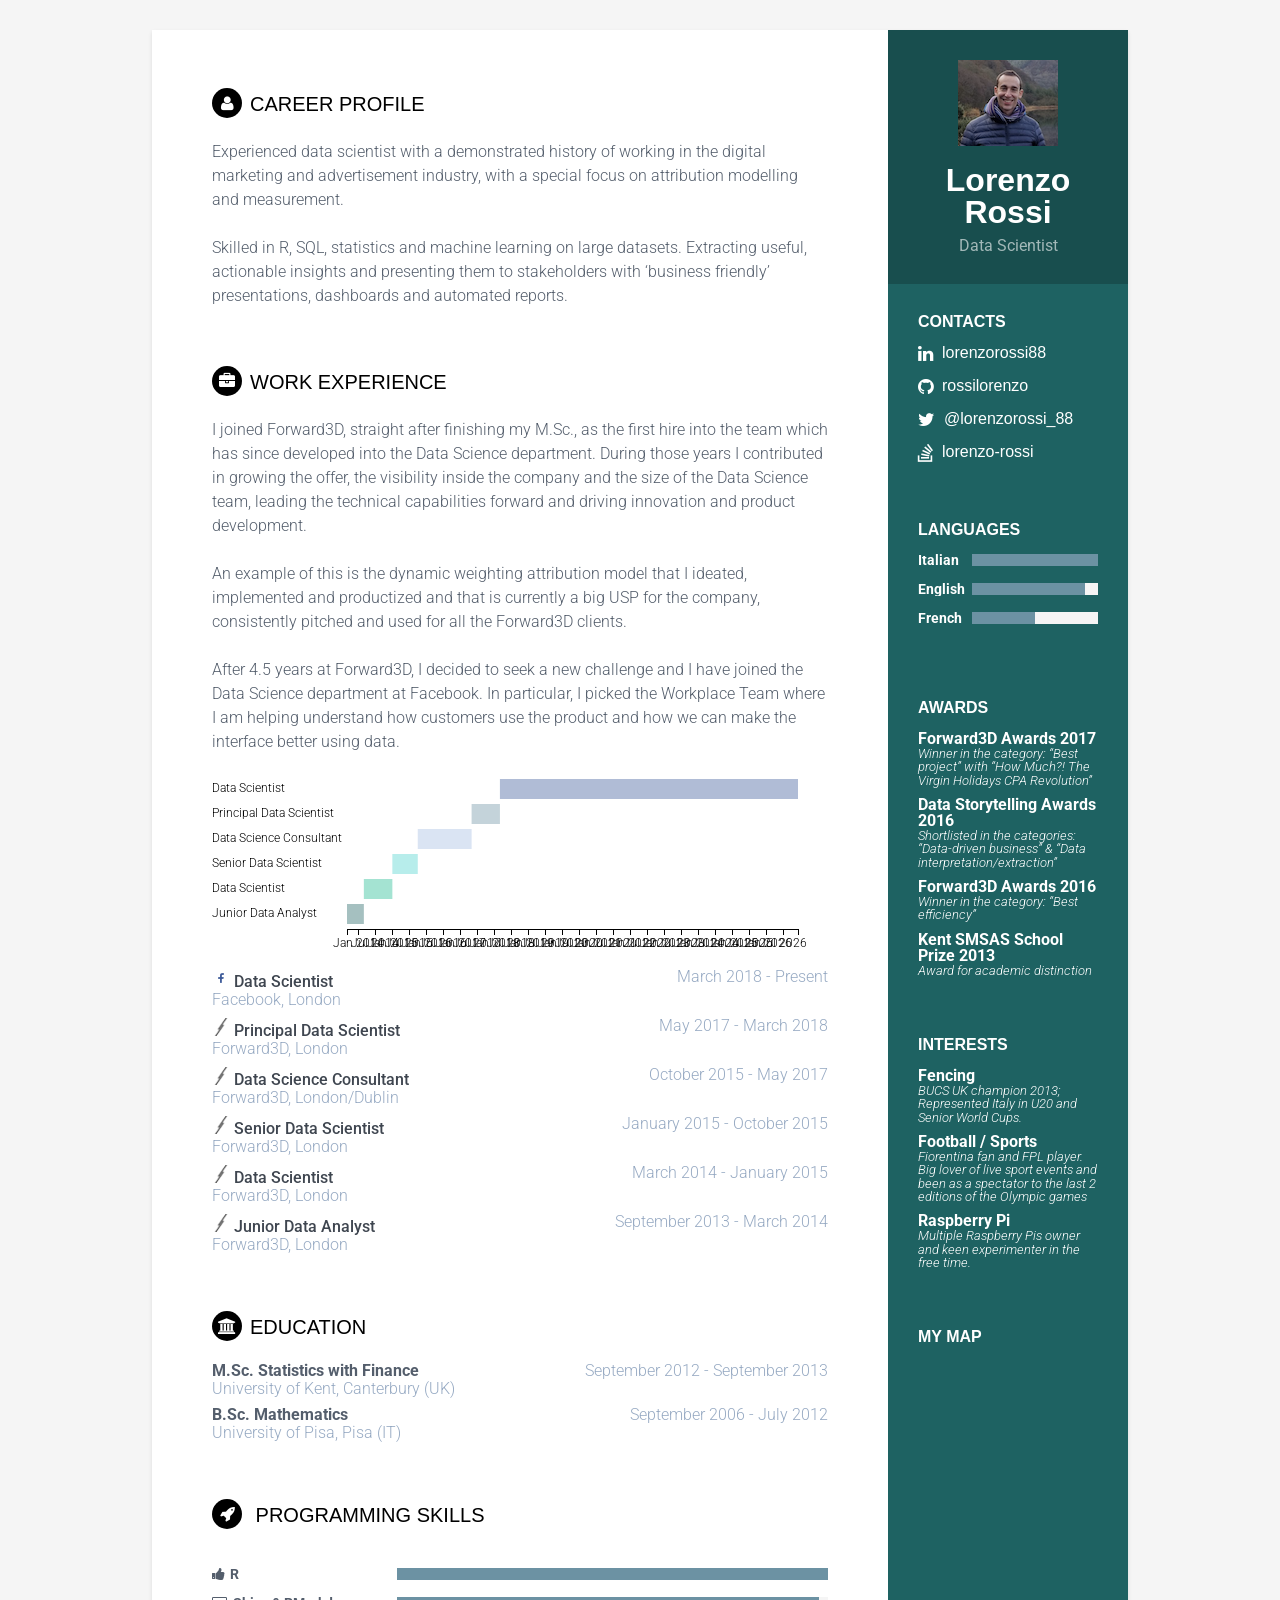
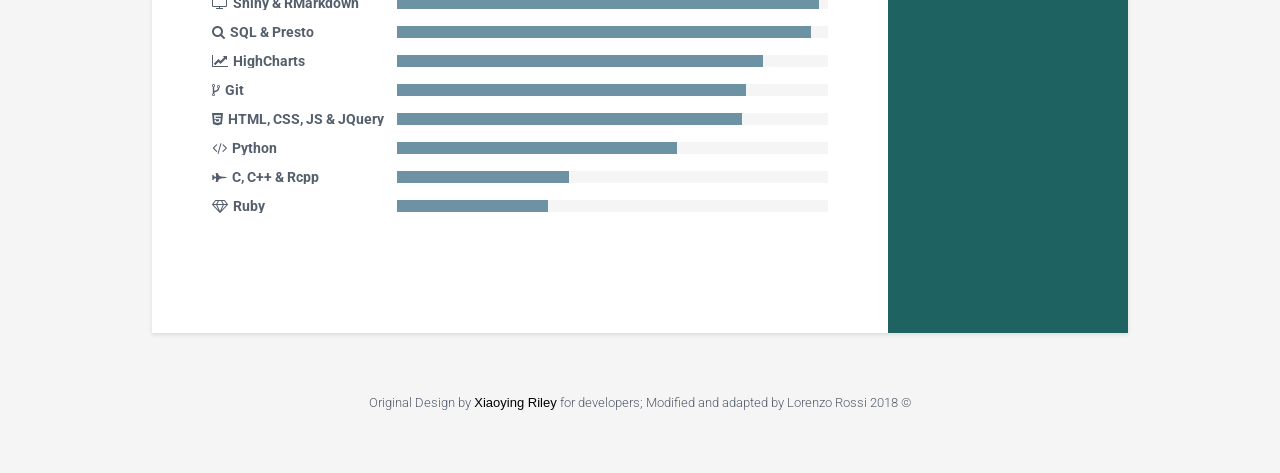
<file: index.html>
<!DOCTYPE html>
      
  
 <html lang="en-us"> 
<head>
	<meta name="generator" content="Hugo 0.33" />
        <title>Lorenzo Rossi&#39;s Resume</title>
    
    <meta charset="utf-8">
    <meta http-equiv="X-UA-Compatible" content="IE=edge">
    <meta name="viewport" content="width=device-width, initial-scale=1.0">
    <meta name="description" content="R Developer and Data Scientist - Expert in digital marketing, attribution and omni-channel measurement">
    <meta name="author" content="Lorenzo Rossi"> 
    <meta name="google-site-verification" content="iGsS7lU31D9lJ63Nf-CL7060UFH_GFuISI9q1undSFM" />  
    <link rel="shortcut icon" href="favicon.ico">  
    <link href='https://fonts.googleapis.com/css?family=Roboto:400,500,400italic,300italic,300,500italic,700,700italic,900,900italic' rel='stylesheet' type='text/css'>
    <script type="text/javascript" src="https://platform.linkedin.com/badges/js/profile.js" async defer></script>
    
    <link rel="stylesheet" href="assets/plugins/bootstrap/css/bootstrap.min.css">   
    
    <link rel="stylesheet" href="assets/plugins/reset.css">
    <link rel="stylesheet" href="assets/plugins/style.css">
    <link rel="stylesheet" href="assets/plugins/font-awesome/css/font-awesome.css">
    <link rel="stylesheet" href="assets/css/component.css">
    <link rel="stylesheet" href="assets/css/default.css">

    
    <link rel="stylesheet" href="https://npmcdn.com/leaflet@0.7.7/dist/leaflet.css" />
    <script src="https://npmcdn.com/leaflet@0.7.7/dist/leaflet.js"></script>
    
    <script type="text/javascript" src="assets/plugins/jquery-1.11.3.min.js"></script>
    
      
    <link id="theme-style" rel="stylesheet" href="assets/css/styles-6.css">

    
    <script src="assets/plugins/d3.js" charset="utf-8"></script>
    <script src="assets/plugins/timeline.js"></script>
    <link rel="stylesheet" href="assets/css/timeline.css">

    
	
    

    
    <script type="text/javascript">
      var _gaq = _gaq || [];
      _gaq.push(['_setAccount', 'UA-99236014-1']);
      _gaq.push(['_trackPageview']);

      (function() {
        var ga = document.createElement('script'); ga.type = 'text/javascript'; ga.async = true;
        ga.src = ('https:' == document.location.protocol ? 'https://ssl' : 'http://www') + '.google-analytics.com/ga.js';
        var s = document.getElementsByTagName('script')[0]; s.parentNode.insertBefore(ga, s);
      })();

      var firstScroll = false;

        $(window).on('scroll', function() {
        if (!firstScroll) {
            _gaq.push(["_trackEvent", "Scroll", "True", "True"])
            firstScroll = true;  
        }
    });
    </script>
    
    
    <script>
        (function(h,o,t,j,a,r){
            h.hj=h.hj||function(){(h.hj.q=h.hj.q||[]).push(arguments)};
            h._hjSettings={hjid:709643,hjsv:6};
            a=o.getElementsByTagName('head')[0];
            r=o.createElement('script');r.async=1;
            r.src=t+h._hjSettings.hjid+j+h._hjSettings.hjsv;
            a.appendChild(r);
        })(window,document,'https://static.hotjar.com/c/hotjar-','.js?sv=');
    </script>


</head>

<body>
    <div class="wrapper">

            <div class="sidebar-wrapper">

		            <div class="profile-container">
                <img class="profile" src="assets/images/profile.png" alt="" />
                <h1 class="name">Lorenzo Rossi</h1>
                <h3 class="tagline">Data Scientist</h3>
            </div>

		
		<div class="contact-container container-block">
<h2 class="container-block-title">Contacts</h2>
	<ul class="list-unstyled contact-list">
	
		<li class="linkedin">
			<i class="fa fa-linkedin"></i>
			<a target="_blank" href="//linkedin.com/in/lorenzorossi88" onClick='_gaq.push(["_trackEvent", "ContactLink", "Click", &#34;//linkedin.com/in/lorenzorossi88&#34;]);'>lorenzorossi88</a>
		</li>
	
		<li class="github">
			<i class="fa fa-github"></i>
			<a target="_blank" href="//github.com/rossilorenzo" onClick='_gaq.push(["_trackEvent", "ContactLink", "Click", &#34;//github.com/rossilorenzo&#34;]);'>rossilorenzo</a>
		</li>
	
		<li class="twitter">
			<i class="fa fa-twitter"></i>
			<a target="_blank" href="//twitter.com/lorenzorossi_88" onClick='_gaq.push(["_trackEvent", "ContactLink", "Click", &#34;//twitter.com/lorenzorossi_88&#34;]);'>@lorenzorossi_88</a>
		</li>
	
		<li class="stackoverflow">
			<i class="fa fa-stack-overflow "></i>
			<a target="_blank" href="//stackoverflow.com/users/1252250/lorenzo-rossi" onClick='_gaq.push(["_trackEvent", "ContactLink", "Click", &#34;//stackoverflow.com/users/1252250/lorenzo-rossi&#34;]);'>lorenzo-rossi</a>
		</li>
	
	</ul>
</div>
		

		
		            <div class="languages-container container-block">
                <h2 class="container-block-title">Languages</h2>
                
                <div class="skillset">
				
					<div class="item">
                        <h3 class="level-title">Italian</h3>
                        <div class="level-bar">
                            <div class="level-bar-inner" data-level="100%">
                            </div>                                      
                        </div>                                 
                    </div>
				
					<div class="item">
                        <h3 class="level-title">English</h3>
                        <div class="level-bar">
                            <div class="level-bar-inner" data-level="90%">
                            </div>                                      
                        </div>                                 
                    </div>
				
					<div class="item">
                        <h3 class="level-title">French</h3>
                        <div class="level-bar">
                            <div class="level-bar-inner" data-level="50%">
                            </div>                                      
                        </div>                                 
                    </div>
				
                </div>
            </div>
		

		
		            <div class="awards-container container-block">
                <h2 class="container-block-title">Awards</h2>
                <ul class="list-unstyled interests-list">
				
                    <li>
                    	<div style="font-weight: 700;">Forward3D Awards 2017</div>
                    	<div style="font-style: italic; font-size: smaller;">Winner in the category: “Best project” with “How Much?! The Virgin Holidays CPA Revolution”</div>
                    </li>
				
                    <li>
                    	<div style="font-weight: 700;">Data Storytelling Awards 2016</div>
                    	<div style="font-style: italic; font-size: smaller;">Shortlisted in the categories: “Data-driven business” &amp; “Data interpretation/extraction”</div>
                    </li>
				
                    <li>
                    	<div style="font-weight: 700;">Forward3D Awards 2016</div>
                    	<div style="font-style: italic; font-size: smaller;">Winner in the category: “Best efficiency”</div>
                    </li>
				
                    <li>
                    	<div style="font-weight: 700;">Kent SMSAS School Prize 2013</div>
                    	<div style="font-style: italic; font-size: smaller;">Award for academic distinction</div>
                    </li>
				
                </ul>
            </div>


		

		
		            <div class="interests-container container-block">
                <h2 class="container-block-title">Interests</h2>
                <ul class="list-unstyled interests-list">
				
                    <li>
                    	<div style="font-weight: 700;">Fencing</div>
                    	<div style="font-style: italic; font-size: smaller;">BUCS UK champion 2013; Represented Italy in U20 and Senior World Cups.</div>
                    </li>
				
                    <li>
                    	<div style="font-weight: 700;">Football / Sports</div>
                    	<div style="font-style: italic; font-size: smaller;">Fiorentina fan and FPL player. Big lover of live sport events and been as a spectator to the last 2 editions of the Olympic games</div>
                    </li>
				
                    <li>
                    	<div style="font-weight: 700;">Raspberry Pi</div>
                    	<div style="font-style: italic; font-size: smaller;">Multiple Raspberry Pis owner and keen experimenter in the free time.</div>
                    </li>
				
                </ul>
            </div>
		

		
		<div id = "map_container" class="map-container container-block">
	<h2 class="container-block-title">My Map</h2>
	<div id="map" style="height: 300px; color: black; "></div>
</div>

<style>
	.leaflet-control-zoom-in{
		color: black !important;
	}
	.leaflet-control-zoom-out{
		color: black !important;
	}
</style>

<script>
	
	var map = L.map('map').setView([49, 4], 2);
	map.scrollWheelZoom.disable();
	
	L.tileLayer(
    	'http://{s}.tile.openstreetmap.org/{z}/{x}/{y}.png', 
    	{maxZoom: 18}).addTo(map);

	
	L.marker([43.7228, 10.4017]).addTo(map).bindPopup("Pisa: I was born here");
	L.marker([51.5074, -0.1278]).addTo(map).bindPopup("London: I live and work here");
	L.marker([53.3498, -6.2603]).addTo(map).bindPopup("Dublin: Lived and worked remotely from here in 2016");
	L.marker([51.2802, 1.0789]).addTo(map).bindPopup("Canterbury: I have studied here");

	if(window.innerWidth <= 766){
		document.getElementById("map_container").style.height = "0px"; 
		document.getElementById("map_container").style.visibility = "hidden"; 
	}

	window.onresize = function(event) {
    	if(window.innerWidth <= 766){
			document.getElementById("map_container").style.height = "0px"; 
			document.getElementById("map_container").style.visibility = "hidden"; 
		}else{
			document.getElementById("map_container").style.visibility = "visible"; 
		}
	};
</script>
		

        </div>

	<div class="main-wrapper">

    
	            <section class="section summary-section">
                <h2 class="section-title"><i class="fa fa-user"></i>Career Profile</h2>
                <div class="summary">
                    <p>Experienced data scientist with a demonstrated history of working in the digital marketing and advertisement industry, with a special focus on attribution modelling and measurement.<br><br>Skilled in R, SQL, statistics and machine learning on large datasets. Extracting useful, actionable insights and presenting them to stakeholders with &lsquo;business friendly&rsquo; presentations, dashboards and automated reports.</p>
                </div>
            </section>
    

    
    <section class="section education-section">
    <h2 class="section-title"><i class="fa fa-briefcase"></i>Work Experience</h2>

    <div class="summary">
        <p>I joined Forward3D, straight after finishing my M.Sc., as the first hire into the team which has since developed into the Data Science department. During those years I contributed in growing the offer, the visibility inside the company and the size of the Data Science team, leading the technical capabilities forward and driving innovation and product development.<br><br>An example of this is the dynamic weighting attribution model that I ideated, implemented and productized and that is currently a big USP for the company, consistently pitched and used for all the Forward3D clients.<br><br>After 4.5 years at Forward3D, I decided to seek a new challenge and I have joined the Data Science department at Facebook. In particular, I picked the Workplace Team where I am helping understand how customers use the product and how we can make the interface better using data.</p>
    </div>
    
    <div id="timeline"></div>
    <br>

    
        <div class="item jobs" id = "0" color = #3b5998>
            <div class="meta">
                <div class="upper-row">
                    <h3 class="job-title"><img style="width: 18px; height: 18px" src="assets/images/Facebook.png" alt="" />     Data Scientist</h3>
                    <div class="time" format_dates = "03/01/2018">March 2018 - Present</div>
                </div>
                <div class="company">Facebook, London</div>
            </div>
            <div class="details">
                <p></p>
            </div>
        </div>
    
        <div class="item jobs" id = "1" color = #6C92A3>
            <div class="meta">
                <div class="upper-row">
                    <h3 class="job-title"><img style="width: 18px; height: 18px" src="assets/images/Forward3D.png" alt="" />     Principal Data Scientist</h3>
                    <div class="time" format_dates = "05/01/2017">May 2017 - March 2018</div>
                </div>
                <div class="company">Forward3D, London</div>
            </div>
            <div class="details">
                <p></p>
            </div>
        </div>
    
        <div class="item jobs" id = "2" color = #A2BCE0>
            <div class="meta">
                <div class="upper-row">
                    <h3 class="job-title"><img style="width: 18px; height: 18px" src="assets/images/Forward3D.png" alt="" />     Data Science Consultant</h3>
                    <div class="time" format_dates = "10/01/2015">October 2015 - May 2017</div>
                </div>
                <div class="company">Forward3D, London/Dublin</div>
            </div>
            <div class="details">
                <p></p>
            </div>
        </div>
    
        <div class="item jobs" id = "3" color = #4CD3CC>
            <div class="meta">
                <div class="upper-row">
                    <h3 class="job-title"><img style="width: 18px; height: 18px" src="assets/images/Forward3D.png" alt="" />     Senior Data Scientist</h3>
                    <div class="time" format_dates = "01/01/2015">January 2015 - October 2015</div>
                </div>
                <div class="company">Forward3D, London</div>
            </div>
            <div class="details">
                <p></p>
            </div>
        </div>
    
        <div class="item jobs" id = "4" color = #1DBA90>
            <div class="meta">
                <div class="upper-row">
                    <h3 class="job-title"><img style="width: 18px; height: 18px" src="assets/images/Forward3D.png" alt="" />     Data Scientist</h3>
                    <div class="time" format_dates = "03/01/2014">March 2014 - January 2015</div>
                </div>
                <div class="company">Forward3D, London</div>
            </div>
            <div class="details">
                <p></p>
            </div>
        </div>
    
        <div class="item jobs" id = "5" color = #1E6262>
            <div class="meta">
                <div class="upper-row">
                    <h3 class="job-title"><img style="width: 18px; height: 18px" src="assets/images/Forward3D.png" alt="" />     Junior Data Analyst</h3>
                    <div class="time" format_dates = "09/01/2013">September 2013 - March 2014</div>
                </div>
                <div class="company">Forward3D, London</div>
            </div>
            <div class="details">
                <p></p>
            </div>
        </div>
    
                
</section>


<script type="text/javascript" src="assets/plugins/jobs_timeline.js"></script>
    
    

    
    
            <section class="section education-section">
                <h2 class="section-title"><i class="fa fa-university"></i>Education</h2>
                
                
                <div class="item">
                    <div class="meta">
                        <div class="upper-row">
                            <h3 class="education-title">M.Sc. Statistics with Finance</h3>
                            <div class="time">September 2012 - September 2013</div>
                        </div>
                        <div class="company">University of Kent, Canterbury (UK)</div>
                    </div>
                    <div class="details">
                        <p></p>
                    </div>
                </div>
                
                <div class="item">
                    <div class="meta">
                        <div class="upper-row">
                            <h3 class="education-title">B.Sc. Mathematics</h3>
                            <div class="time">September 2006 - July 2012</div>
                        </div>
                        <div class="company">University of Pisa, Pisa (IT)</div>
                    </div>
                    <div class="details">
                        <p></p>
                    </div>
                </div>
                
                
            </section>
    

    

    
	<section class="skills-section section">
    <h2 class="section-title">
        <i class="fa fa-rocket"></i>
        Programming Skills
    </h2>
    <div class="intro">
        <p></p><br>
    </div>
    <div class="skillset">
        
        <div class="item">
            <h3 class="level-title">
            <i class="fa fa-thumbs-up" style="margin-right: 2px;"></i>
            R
            </h3>
            <div class="level-bar">
                <div class="level-bar-inner" data-level="100%">
                </div>                                      
            </div>                                 
        </div>
        
        <div class="item">
            <h3 class="level-title">
            <i class="fa fa-television" style="margin-right: 2px;"></i>
            Shiny &amp; RMarkdown
            </h3>
            <div class="level-bar">
                <div class="level-bar-inner" data-level="98%">
                </div>                                      
            </div>                                 
        </div>
        
        <div class="item">
            <h3 class="level-title">
            <i class="fa fa-search" style="margin-right: 2px;"></i>
            SQL &amp; Presto
            </h3>
            <div class="level-bar">
                <div class="level-bar-inner" data-level="96%">
                </div>                                      
            </div>                                 
        </div>
        
        <div class="item">
            <h3 class="level-title">
            <i class="fa fa-line-chart" style="margin-right: 2px;"></i>
            HighCharts
            </h3>
            <div class="level-bar">
                <div class="level-bar-inner" data-level="85%">
                </div>                                      
            </div>                                 
        </div>
        
        <div class="item">
            <h3 class="level-title">
            <i class="fa fa-code-fork" style="margin-right: 2px;"></i>
            Git
            </h3>
            <div class="level-bar">
                <div class="level-bar-inner" data-level="81%">
                </div>                                      
            </div>                                 
        </div>
        
        <div class="item">
            <h3 class="level-title">
            <i class="fa fa-html5" style="margin-right: 2px;"></i>
            HTML, CSS, JS &amp; JQuery
            </h3>
            <div class="level-bar">
                <div class="level-bar-inner" data-level="80%">
                </div>                                      
            </div>                                 
        </div>
        
        <div class="item">
            <h3 class="level-title">
            <i class="fa fa-code" style="margin-right: 2px;"></i>
            Python
            </h3>
            <div class="level-bar">
                <div class="level-bar-inner" data-level="65%">
                </div>                                      
            </div>                                 
        </div>
        
        <div class="item">
            <h3 class="level-title">
            <i class="fa fa-fighter-jet" style="margin-right: 2px;"></i>
            C, C&#43;&#43; &amp; Rcpp
            </h3>
            <div class="level-bar">
                <div class="level-bar-inner" data-level="40%">
                </div>                                      
            </div>                                 
        </div>
        
        <div class="item">
            <h3 class="level-title">
            <i class="fa fa-diamond" style="margin-right: 2px;"></i>
            Ruby
            </h3>
            <div class="level-bar">
                <div class="level-bar-inner" data-level="35%">
                </div>                                      
            </div>                                 
        </div>
        
    </div>  
</section>
    


    

	</div>
    </div>    
    
	    <footer class="footer">
        <div class="text-center">
                
                <small class="copyright">Original Design by <a href="http://themes.3rdwavemedia.com" target="_blank">Xiaoying Riley</a> for developers; </small>
				<small class="copyright">Modified and adapted by <b>Lorenzo Rossi</b> 2018 &copy; </small>
				
        </div>
    </footer>

                  
    <script type="text/javascript" src="assets/plugins/bootstrap/js/bootstrap.min.js"></script> 
    <script type="text/javascript" src="assets/plugins/modernizr.custom.js"></script>  
    <script type="text/javascript" src="assets/plugins/grid.js"></script>

    
    <script type="text/javascript" src="assets/js/main.js"></script> 

    

    <script> Grid.init() </script>


 




</body>
</html>
</file>
<file: assets/plugins/style.css>
/* -------------------------------- 

Primary style

-------------------------------- */
html * {
  -webkit-font-smoothing: antialiased;
  -moz-osx-font-smoothing: grayscale;
}

*, *:after, *:before {
  -webkit-box-sizing: border-box;
  -moz-box-sizing: border-box;
  box-sizing: border-box;
}

body {
  font-size: 100%;
  font-family: "Droid Serif", serif;
  color: #7f8c97;
  background-color: #e9f0f5;
}

a {
  color: #acb7c0;
  text-decoration: none;
  font-family: "Open Sans", sans-serif;
}

img {
  max-width: 100%;
}

h1, h2 {
  font-family: "Open Sans", sans-serif;
  font-weight: bold;
}

/* -------------------------------- 

Modules - reusable parts of our design

-------------------------------- */
.cd-container {
  /* this class is used to give a max-width to the element it is applied to, and center it horizontally when it reaches that max-width */
  width: 90%;
  max-width: 1170px;
  margin: 0 auto;
}
.cd-container::after {
  /* clearfix */
  content: '';
  display: table;
  clear: both;
}

/* -------------------------------- 

Main components 

-------------------------------- */
header {
  height: 200px;
  line-height: 200px;
  text-align: center;
  background: #303e49;
}
header h1 {
  color: white;
  font-size: 18px;
  font-size: 1.125rem;
}
@media only screen and (min-width: 1170px) {
  header {
    height: 300px;
    line-height: 300px;
  }
  header h1 {
    font-size: 24px;
    font-size: 1.5rem;
  }
}

#cd-timeline {
  position: relative;
  padding: 2em 0;
  margin-top: 2em;
  margin-bottom: 2em;
}
#cd-timeline::before {
  /* this is the vertical line */
  content: '';
  position: absolute;
  top: 0;
  left: 18px;
  height: 100%;
  width: 4px;
  background: #d7e4ed;
}
@media only screen and (min-width: 1170px) {
  #cd-timeline {
    margin-top: 3em;
    margin-bottom: 3em;
  }
  #cd-timeline::before {
    left: 50%;
    margin-left: -2px;
  }
}

.cd-timeline-block {
  position: relative;
  margin: 2em 0;
}
.cd-timeline-block:after {
  content: "";
  display: table;
  clear: both;
}
.cd-timeline-block:first-child {
  margin-top: 0;
}
.cd-timeline-block:last-child {
  margin-bottom: 0;
}
@media only screen and (min-width: 1170px) {
  .cd-timeline-block {
    margin: 4em 0;
  }
  .cd-timeline-block:first-child {
    margin-top: 0;
  }
  .cd-timeline-block:last-child {
    margin-bottom: 0;
  }
}

.cd-timeline-img {
  position: absolute;
  top: 0;
  left: 0;
  width: 40px;
  height: 40px;
  border-radius: 50%;
  box-shadow: 0 0 0 4px white, inset 0 2px 0 rgba(0, 0, 0, 0.08), 0 3px 0 4px rgba(0, 0, 0, 0.05);
}
.cd-timeline-img img {
  display: block;
  width: 24px;
  height: 24px;
  position: relative;
  left: 50%;
  top: 50%;
  margin-left: -12px;
  margin-top: -12px;
}
.cd-timeline-img.cd-picture {
  background: #75ce66;
}
.cd-timeline-img.cd-movie {
  background: #c03b44;
}
.cd-timeline-img.cd-location {
  background: #f0ca45;
}
@media only screen and (min-width: 1170px) {
  .cd-timeline-img {
    width: 60px;
    height: 60px;
    left: 50%;
    margin-left: -30px;
    /* Force Hardware Acceleration in WebKit */
    -webkit-transform: translateZ(0);
    -webkit-backface-visibility: hidden;
  }
  .cssanimations .cd-timeline-img.is-hidden {
    visibility: hidden;
  }
  .cssanimations .cd-timeline-img.bounce-in {
    visibility: visible;
    -webkit-animation: cd-bounce-1 0.6s;
    -moz-animation: cd-bounce-1 0.6s;
    animation: cd-bounce-1 0.6s;
  }
}

@-webkit-keyframes cd-bounce-1 {
  0% {
    opacity: 0;
    -webkit-transform: scale(0.5);
  }

  60% {
    opacity: 1;
    -webkit-transform: scale(1.2);
  }

  100% {
    -webkit-transform: scale(1);
  }
}
@-moz-keyframes cd-bounce-1 {
  0% {
    opacity: 0;
    -moz-transform: scale(0.5);
  }

  60% {
    opacity: 1;
    -moz-transform: scale(1.2);
  }

  100% {
    -moz-transform: scale(1);
  }
}
@keyframes cd-bounce-1 {
  0% {
    opacity: 0;
    -webkit-transform: scale(0.5);
    -moz-transform: scale(0.5);
    -ms-transform: scale(0.5);
    -o-transform: scale(0.5);
    transform: scale(0.5);
  }

  60% {
    opacity: 1;
    -webkit-transform: scale(1.2);
    -moz-transform: scale(1.2);
    -ms-transform: scale(1.2);
    -o-transform: scale(1.2);
    transform: scale(1.2);
  }

  100% {
    -webkit-transform: scale(1);
    -moz-transform: scale(1);
    -ms-transform: scale(1);
    -o-transform: scale(1);
    transform: scale(1);
  }
}
.cd-timeline-content {
  position: relative;
  margin-left: 60px;
  background: white;
  border-radius: 0.25em;
  padding: 1em;
  box-shadow: 0 3px 0 #d7e4ed;
}
.cd-timeline-content:after {
  content: "";
  display: table;
  clear: both;
}
.cd-timeline-content h2 {
  color: #303e49;
}
.cd-timeline-content p, .cd-timeline-content .cd-read-more, .cd-timeline-content .cd-date {
  font-size: 13px;
  font-size: 0.8125rem;
}
.cd-timeline-content .cd-read-more, .cd-timeline-content .cd-date {
  display: inline-block;
}
.cd-timeline-content p {
  margin: 1em 0;
  line-height: 1.6;
}
.cd-timeline-content .cd-read-more {
  float: right;
  padding: .8em 1em;
  background: #acb7c0;
  color: white;
  border-radius: 0.25em;
}
.no-touch .cd-timeline-content .cd-read-more:hover {
  background-color: #bac4cb;
}
.cd-timeline-content .cd-date {
  float: left;
  padding: .8em 0;
  opacity: .7;
}
.cd-timeline-content::before {
  content: '';
  position: absolute;
  top: 16px;
  right: 100%;
  height: 0;
  width: 0;
  border: 7px solid transparent;
  border-right: 7px solid white;
}
@media only screen and (min-width: 768px) {
  .cd-timeline-content h2 {
    font-size: 20px;
    font-size: 1.25rem;
  }
  .cd-timeline-content p {
    font-size: 16px;
    font-size: 1rem;
  }
  .cd-timeline-content .cd-read-more, .cd-timeline-content .cd-date {
    font-size: 14px;
    font-size: 0.875rem;
  }
}
@media only screen and (min-width: 1170px) {
  .cd-timeline-content {
    margin-left: 0;
    padding: 1.6em;
    width: 45%;
  }
  .cd-timeline-content::before {
    top: 24px;
    left: 100%;
    border-color: transparent;
    border-left-color: white;
  }
  .cd-timeline-content .cd-read-more {
    float: left;
  }
  .cd-timeline-content .cd-date {
    position: absolute;
    width: 100%;
    left: 122%;
    top: 6px;
    font-size: 16px;
    font-size: 1rem;
  }
  .cd-timeline-block:nth-child(even) .cd-timeline-content {
    float: right;
  }
  .cd-timeline-block:nth-child(even) .cd-timeline-content::before {
    top: 24px;
    left: auto;
    right: 100%;
    border-color: transparent;
    border-right-color: white;
  }
  .cd-timeline-block:nth-child(even) .cd-timeline-content .cd-read-more {
    float: right;
  }
  .cd-timeline-block:nth-child(even) .cd-timeline-content .cd-date {
    left: auto;
    right: 122%;
    text-align: right;
  }
  .cssanimations .cd-timeline-content.is-hidden {
    visibility: hidden;
  }
  .cssanimations .cd-timeline-content.bounce-in {
    visibility: visible;
    -webkit-animation: cd-bounce-2 0.6s;
    -moz-animation: cd-bounce-2 0.6s;
    animation: cd-bounce-2 0.6s;
  }
}

@media only screen and (min-width: 1170px) {
  /* inverse bounce effect on even content blocks */
  .cssanimations .cd-timeline-block:nth-child(even) .cd-timeline-content.bounce-in {
    -webkit-animation: cd-bounce-2-inverse 0.6s;
    -moz-animation: cd-bounce-2-inverse 0.6s;
    animation: cd-bounce-2-inverse 0.6s;
  }
}
@-webkit-keyframes cd-bounce-2 {
  0% {
    opacity: 0;
    -webkit-transform: translateX(-100px);
  }

  60% {
    opacity: 1;
    -webkit-transform: translateX(20px);
  }

  100% {
    -webkit-transform: translateX(0);
  }
}
@-moz-keyframes cd-bounce-2 {
  0% {
    opacity: 0;
    -moz-transform: translateX(-100px);
  }

  60% {
    opacity: 1;
    -moz-transform: translateX(20px);
  }

  100% {
    -moz-transform: translateX(0);
  }
}
@keyframes cd-bounce-2 {
  0% {
    opacity: 0;
    -webkit-transform: translateX(-100px);
    -moz-transform: translateX(-100px);
    -ms-transform: translateX(-100px);
    -o-transform: translateX(-100px);
    transform: translateX(-100px);
  }

  60% {
    opacity: 1;
    -webkit-transform: translateX(20px);
    -moz-transform: translateX(20px);
    -ms-transform: translateX(20px);
    -o-transform: translateX(20px);
    transform: translateX(20px);
  }

  100% {
    -webkit-transform: translateX(0);
    -moz-transform: translateX(0);
    -ms-transform: translateX(0);
    -o-transform: translateX(0);
    transform: translateX(0);
  }
}
@-webkit-keyframes cd-bounce-2-inverse {
  0% {
    opacity: 0;
    -webkit-transform: translateX(100px);
  }

  60% {
    opacity: 1;
    -webkit-transform: translateX(-20px);
  }

  100% {
    -webkit-transform: translateX(0);
  }
}
@-moz-keyframes cd-bounce-2-inverse {
  0% {
    opacity: 0;
    -moz-transform: translateX(100px);
  }

  60% {
    opacity: 1;
    -moz-transform: translateX(-20px);
  }

  100% {
    -moz-transform: translateX(0);
  }
}
@keyframes cd-bounce-2-inverse {
  0% {
    opacity: 0;
    -webkit-transform: translateX(100px);
    -moz-transform: translateX(100px);
    -ms-transform: translateX(100px);
    -o-transform: translateX(100px);
    transform: translateX(100px);
  }

  60% {
    opacity: 1;
    -webkit-transform: translateX(-20px);
    -moz-transform: translateX(-20px);
    -ms-transform: translateX(-20px);
    -o-transform: translateX(-20px);
    transform: translateX(-20px);
  }

  100% {
    -webkit-transform: translateX(0);
    -moz-transform: translateX(0);
    -ms-transform: translateX(0);
    -o-transform: translateX(0);
    transform: translateX(0);
  }
}
</file>
<file: assets/css/component.css>
.og-grid {
	list-style: none;
	padding: 20px 0;
	margin: 0 auto;
	width: 100%;
}

.og-grid li {
	display: inline-block;
	margin: 10px 5px 0 5px;
	vertical-align: top;
	height: 250px;
}

.og-grid li > a,
.og-grid li > a img {
	border: none;
	outline: none;
	display: block;
	position: relative;
	opacity: 0.60;
    filter: alpha(opacity=50);
}

.og-grid li > a,
.og-grid li > a img:hover {
	opacity: 1.0;
    filter: alpha(opacity=100); /* For IE8 and earlier */
}

.og-grid li.og-expanded > a::after {
	top: auto;
	border: solid transparent;
	content: " ";
	height: 0;
	width: 0;
	position: absolute;
	pointer-events: none;
	border-bottom-color: white;
	border-width: 15px;
	left: 50%;
	margin: -20px 0 0 -15px;
	visibility: hidden;
}

.og-expander {
	position: absolute;
	background: white;
	top: auto;
	left: 0;
	width: 100%;
	margin-top: 10px;
	text-align: left;
	height: 0;
	overflow: hidden;
}

.og-expander-inner {
	padding: 50px 30px;
	height: 100%;
}

.og-close {
	position: absolute;
	width: 40px;
	height: 40px;
	top: 20px;
	right: 20px;
	cursor: pointer;
}

.og-close::before,
.og-close::after {
	content: '';
	position: absolute;
	width: 100%;
	top: 50%;
	height: 1px;
	background: #888;
	-webkit-transform: rotate(45deg);
	-moz-transform: rotate(45deg);
	transform: rotate(45deg);
}

.og-close::after {
	-webkit-transform: rotate(-45deg);
	-moz-transform: rotate(-45deg);
	transform: rotate(-45deg);
}

.og-close:hover::before,
.og-close:hover::after {
	background: #333;
}

.og-fullimg,
.og-details {
	width: 50%;
	float: left;
	overflow: hidden;
	position: relative;
}

.og-details {
	padding: 0 40px 0 20px;
}

.og-fullimg {
	text-align: center;
}

.og-fullimg img {
	display: inline-block;
	max-height: 100%;
	max-width: 100%;
}

.og-details h3 {
	font-weight: 300;
	font-size: 52px;
	padding: 40px 0 10px;
	margin-bottom: 10px;
}

.og-details p {
	font-weight: 400;
	font-size: 16px;
	line-height: 22px;
	color: #999;
}

.og-details a {
	font-weight: 700;
	font-size: 16px;
	color: #333;
	text-transform: uppercase;
	letter-spacing: 2px;
	padding: 10px 20px;
	border: 3px solid #333;
	display: inline-block;
	margin: 30px 0 0;
	outline: none;
}

.og-details a::before {
	content: '\2192';
	display: inline-block;
	margin-right: 10px;
}

.og-details a:hover {
	border-color: #999;
	color: #999;
}

.og-loading {
	width: 20px;
	height: 20px;
	border-radius: 50%;
	background: #ddd;
	box-shadow: 0 0 1px #ccc, 15px 30px 1px #ccc, -15px 30px 1px #ccc;
	position: absolute;
	top: 50%;
	left: 50%;
	margin: -25px 0 0 -25px;
	-webkit-animation: loader 0.5s infinite ease-in-out both;
	-moz-animation: loader 0.5s infinite ease-in-out both;
	animation: loader 0.5s infinite ease-in-out both;
}

@-webkit-keyframes loader {
	0% { background: #ddd; }
	33% { background: #ccc; box-shadow: 0 0 1px #ccc, 15px 30px 1px #ccc, -15px 30px 1px #ddd; }
	66% { background: #ccc; box-shadow: 0 0 1px #ccc, 15px 30px 1px #ddd, -15px 30px 1px #ccc; }
}

@-moz-keyframes loader {
	0% { background: #ddd; }
	33% { background: #ccc; box-shadow: 0 0 1px #ccc, 15px 30px 1px #ccc, -15px 30px 1px #ddd; }
	66% { background: #ccc; box-shadow: 0 0 1px #ccc, 15px 30px 1px #ddd, -15px 30px 1px #ccc; }
}

@keyframes loader {
	0% { background: #ddd; }
	33% { background: #ccc; box-shadow: 0 0 1px #ccc, 15px 30px 1px #ccc, -15px 30px 1px #ddd; }
	66% { background: #ccc; box-shadow: 0 0 1px #ccc, 15px 30px 1px #ddd, -15px 30px 1px #ccc; }
}

@media screen and (max-width: 830px) {

	.og-expander h3 { font-size: 32px; }
	.og-expander p { font-size: 13px; }
	.og-expander a { font-size: 12px; }

}

@media screen and (max-width: 650px) {

	.og-fullimg { display: none; }
	.og-details { float: none; width: 100%; }
	
}
</file>
<file: assets/css/default.css>
/* General Demo Style */
@import url(https://fonts.googleapis.com/css?family=Lato:300,400,700);

html { height: 100%; }

*,
*:after,
*:before {
	-webkit-box-sizing: border-box;
	-moz-box-sizing: border-box;
	box-sizing: border-box;
	padding: 0;
	margin: 0;
}

/* Clearfix hack by Nicolas Gallagher: http://nicolasgallagher.com/micro-clearfix-hack/ */
.clearfix:before,
.clearfix:after {
    content: " ";
    display: table;
}

.clearfix:after {
    clear: both;
}

.clearfix {
    *zoom: 1;
}

body {
    font-family: 'Lato', Calibri, Arial, sans-serif;
    background: #f9f9f9;
    font-weight: 300;
    font-size: 15px;
    color: #333;
    overflow: scroll;
    overflow-x: hidden;
}

a {
	color: #555;
	text-decoration: none;
}

.container {
	width: 100%;
	position: relative;
}

.container > header {
	width: 90%;
	max-width: 1240px;
	margin: 0 auto;
	position: relative;
	padding: 0 30px 50px 30px;
}

.container > header {
	padding: 60px 30px 50px;
	text-align: center;
}

.container > header h1 {
	font-size: 34px;
	line-height: 38px;
	margin: 0 auto;
	font-weight: 700;
	color: #333;
}

.container > header h1 span {
	display: block;
	font-size: 20px;
	font-weight: 300;
}

.main > p {
	text-align: center;
	padding: 50px 20px;
}

/* Header Style */
.codrops-top {
	line-height: 24px;
	font-size: 11px;
	background: #fff;
	background: rgba(255, 255, 255, 0.5);
	text-transform: uppercase;
	z-index: 9999;
	position: relative;
	box-shadow: 1px 0px 2px rgba(0,0,0,0.2);
}

.codrops-top a {
	padding: 0px 10px;
	letter-spacing: 1px;
	color: #333;
	display: inline-block;
}

.codrops-top a:hover {
	background: rgba(255,255,255,0.8);
	color: #000;
}

.codrops-top span.right {
	float: right;
}

.codrops-top span.right a {
	float: left;
	display: block;
}
</file>
<file: assets/css/styles-6.css>
/*   
 * Template Name: Orbit - Responsive Resume/CV Template for Developers
 * Version: 1.0
 * Author: Xiaoying Riley
 * Twitter: @3rdwave_themes
 * License: Creative Commons Attribution 3.0 License
 * Website: http://themes.3rdwavemedia.com/
*/
/* styles-6.css */
/* ======= Base ======= */
body {
  font-family: 'Roboto', sans-serif;
  color: #545E6C;
  background: #f5f5f5;
  font-size: 1rem;
  padding: 30px;
  -webkit-font-smoothing: antialiased;
  -moz-osx-font-smoothing: grayscale;
}
h1,
h2,
h3,
h4,
h5,
h6 {
  font-weight: 700;
}
a {
  color: #000;
  -webkit-transition: all 0.4s ease-in-out;
  -moz-transition: all 0.4s ease-in-out;
  -ms-transition: all 0.4s ease-in-out;
  -o-transition: all 0.4s ease-in-out;
}
a:hover {
  text-decoration: underline;
  color: #10171a;
}
a:focus {
  text-decoration: none;
}
p {
  line-height: 1.5;
}
.wrapper {
  background: #1E6262;
  max-width: 80%;
  margin: 0 auto;
  position: relative;
  -webkit-box-shadow: 0px 2px 4px rgba(0, 0, 0, 0.1);
  -moz-box-shadow: 0px 2px 4px rgba(0, 0, 0, 0.1);
  box-shadow: 0px 2px 4px rgba(0, 0, 0, 0.1);
}
.sidebar-wrapper {
  background: #1E6262;
  position: absolute;
  right: 0;
  width: 240px;
  height: 100%;
  min-height: 800px;
  color: #fff;
}
.sidebar-wrapper a {
  color: #fff;
}
.sidebar-wrapper .profile-container {
  padding: 30px;
  background: rgba(0, 0, 0, 0.2);
  text-align: center;
  color: #fff;
}
.sidebar-wrapper .name {
  font-size: 32px;
  font-weight: 900;
  margin-top: 0;
  margin-bottom: 10px;
}
.sidebar-wrapper .tagline {
  color: rgba(255, 255, 255, 0.6);
  font-size: 16px;
  font-weight: 400;
  margin-top: 0;
  margin-bottom: 0;
}
.sidebar-wrapper .profile {
  margin-bottom: 15px;
}
.sidebar-wrapper .contact-list .fa {
  margin-right: 5px;
  font-size: 18px;
  vertical-align: middle;
}
.sidebar-wrapper .contact-list li {
  margin-bottom: 15px;
}
.sidebar-wrapper .contact-list li:last-child {
  margin-bottom: 0;
}
.sidebar-wrapper .contact-list .email .fa {
  font-size: 14px;
}
.sidebar-wrapper .container-block {
  padding: 30px;
}
.sidebar-wrapper .container-block-title {
  text-transform: uppercase;
  font-size: 16px;
  font-weight: 700;
  margin-top: 0;
  margin-bottom: 15px;
}
.sidebar-wrapper .degree {
  font-size: 14px;
  margin-top: 0;
  margin-bottom: 5px;
}
.sidebar-wrapper .education-container .item {
  margin-bottom: 15px;
}
.sidebar-wrapper .education-container .item:last-child {
  margin-bottom: 0;
}
.sidebar-wrapper .education-container .meta {
  color: rgba(255, 255, 255, 0.6);
  font-weight: 500;
  margin-bottom: 0px;
  margin-top: 0;
}
.sidebar-wrapper .education-container .time {
  color: rgba(255, 255, 255, 0.6);
  font-weight: 500;
  margin-bottom: 0px;
}
.sidebar-wrapper .languages-container .lang-desc {
  color: rgba(255, 255, 255, 0.6);
}
.sidebar-wrapper .languages-list {
  margin-bottom: 0;
}
.sidebar-wrapper .languages-list li {
  margin-bottom: 10px;
}
.sidebar-wrapper .languages-list li:last-child {
  margin-bottom: 0;
}
.sidebar-wrapper .interests-list {
  margin-bottom: 0;
}
.sidebar-wrapper .interests-list li {
  margin-bottom: 10px;
}
.sidebar-wrapper .interests-list li:last-child {
  margin-bottom: 0;
}
.main-wrapper {
  background: #fff;
  padding: 60px;
  padding-right: 300px;
  page-break-before: always;
}
.main-wrapper .section-title {
  text-transform: uppercase;
  font-size: 20px;
  font-weight: 500;
  color: #000;
  position: relative;
  margin-top: 0;
  margin-bottom: 20px;
}
.main-wrapper .section-title .fa {
  width: 30px;
  height: 30px;
  margin-right: 8px;
  display: inline-block;
  color: #fff;
  -webkit-border-radius: 50%;
  -moz-border-radius: 50%;
  -ms-border-radius: 50%;
  -o-border-radius: 50%;
  border-radius: 50%;
  -moz-background-clip: padding;
  -webkit-background-clip: padding-box;
  background-clip: padding-box;
  background: #000;
  text-align: center;
  padding-top: 8px;
  font-size: 16px;
  position: relative;
  top: -2px;
}
.main-wrapper .section {
  margin-bottom: 60px;
  page-break-inside: avoid;
}
.main-wrapper .experiences-section .item {
  margin-bottom: 30px;
}
.main-wrapper .upper-row {
  position: relative;
  overflow: hidden;
  margin-bottom: 2px;
}
.main-wrapper .job-title {
  color: #3F4650;
  font-size: 16px;
  margin-top: 0;
  margin-bottom: 0;
  font-weight: 500;
}
.main-wrapper .time {
  position: absolute;
  right: 0;
  top: 0;
  color: #97AAC3;
}
.main-wrapper .company {
  margin-bottom: 10px;
  color: #97AAC3;
}
.main-wrapper .project-title {
  font-size: 16px;
  font-weight: 400;
  margin-top: 0;
  margin-bottom: 5px;
}
.main-wrapper .projects-section .intro {
  margin-bottom: 30px;
}
.main-wrapper .projects-section .item {
  margin-bottom: 15px;
}
.skillset .item {
  margin-bottom: 15px;
  overflow: hidden;
}
.skillset .level-title {
  font-size: 14px;
  margin-top: 0;
  margin-bottom: 12px;
}
.skillset .level-bar {
  height: 12px;
  background: #f5f5f5 !important;
}
.skillset .level-bar-inner {
  height: 12px;
  background: #6c92a3 !important;
}
.footer {
  padding: 30px;
  padding-top: 60px;
}
.footer .copyright {
  line-height: 1.6;
  color: #545E6C;
  font-size: 13px;
}
.footer .fa-heart {
  color: #fb866a;
}
/* Extra small devices (phones, less than 768px) */
@media (max-width: 767px) {
  .sidebar-wrapper {
    position: static;
    width: inherit;
  }
  .main-wrapper {
    padding: 30px;
  }
  .main-wrapper .time {
    position: static;
    display: block;
    margin-top: 5px;
  }
  .main-wrapper .upper-row {
    margin-bottom: 0;
  }
}
/* Small devices (tablets, 768px and up) */
/* Medium devices (desktops, 992px and up) */
@media (min-width: 992px) {
  .skillset .level-title {
    display: inline-block;
    float: left;
    width: 30%;
    margin-bottom: 0;
  }
  .skillset .level-bar {
    display: inline-block;
    width: 70%;
    float: left;
    position: relative;
    top: 1px;
  }
}
/* Large devices (large desktops, 1200px and up) */
/* Ex-Large devices (large desktops, 1200px and up) */
</file>
<file: assets/css/timeline.css>
.axis path,
.axis line {
  fill: none;
  stroke: black;
  shape-rendering: crispEdges;
}

.axis text {
  font-family: Roboto;
  font-size: 12px;
}

.timeline-label {
  font-family: Roboto;
  font-size: 12px;
}
    
.coloredDiv {
  height:20px; width:20px; float:left;
}
</file>
